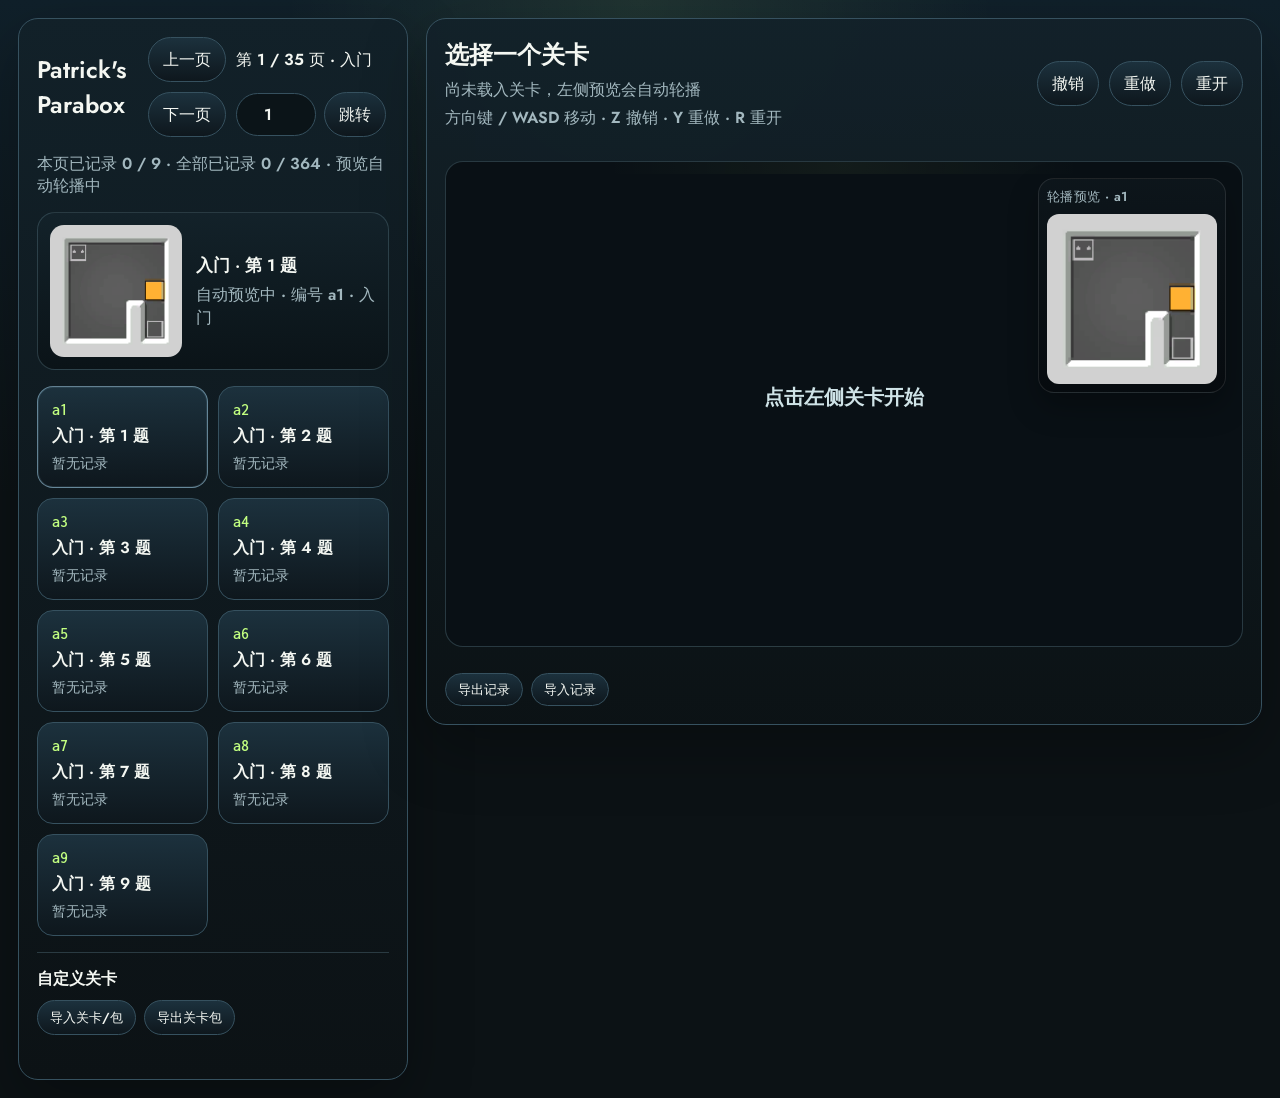
<file: index.html>
<!doctype html>
<html lang="en">
  <head>
    <meta charset="UTF-8" />
    <meta name="viewport" content="width=device-width, initial-scale=1.0" />
    <link rel="icon" href="1.ico" />
    <title>Patrick's Parabox Demake</title>
    <link rel="stylesheet" href="/src/app/styles.css" />
  </head>
  <body>
    <div id="app"></div>
    <script type="module" src="/src/app/main.js"></script>
  </body>
  </html>
</file>
<file: src/app/styles.css>
@font-face {
  font-family: "Jost Demake";
  src: url("/game-data/fonts/Jost-SemiBold.ttf") format("truetype");
}

@font-face {
  font-family: "Inconsolata Demake";
  src: url("/game-data/fonts/Inconsolata-SemiBold.ttf") format("truetype");
}

:root {
  color-scheme: dark;
  --bg: #0c1215;
  --panel: #122129;
  --panel-2: #1c313d;
  --line: #36515f;
  --ink: #f4f7f2;
  --muted: #a3b8bf;
  --accent: #c2ff80;
}

* {
  box-sizing: border-box;
}

html,
body,
#app {
  margin: 0;
  min-height: 100%;
}

body {
  background:
    radial-gradient(circle at top, rgba(194, 255, 128, 0.09), transparent 28%),
    linear-gradient(180deg, #10202a 0%, var(--bg) 45%);
  color: var(--ink);
  font-family: "Jost Demake", "Segoe UI", sans-serif;
}

code {
  font-family: "Inconsolata Demake", "Courier New", monospace;
}

button,
select,
input {
  font: inherit;
}

button {
  border: 1px solid var(--line);
  border-radius: 999px;
  background: linear-gradient(180deg, rgba(28, 49, 61, 1), rgba(14, 23, 29, 1));
  color: var(--ink);
  cursor: pointer;
  padding: 10px 14px;
}

button:hover {
  border-color: var(--accent);
}

.app-shell {
  display: grid;
  grid-template-columns: minmax(300px, 390px) minmax(0, 980px);
  justify-content: center;
  align-items: start;
  gap: 18px;
  min-height: 100vh;
  padding: 18px;
}

.panel {
  min-width: 0;
  padding: 18px;
  border: 1px solid var(--line);
  border-radius: 20px;
  background: linear-gradient(180deg, rgba(18, 33, 41, 0.96), rgba(12, 18, 21, 0.96));
  box-shadow: 0 24px 64px rgba(0, 0, 0, 0.28);
}

.panel-header {
  display: flex;
  align-items: center;
  justify-content: space-between;
  gap: 16px;
  margin-bottom: 16px;
}

.panel-header h1,
.panel-header h2 {
  margin: 0;
}

.panel-header-game p {
  margin: 6px 0 0;
  color: var(--muted);
}

.selector-summary,
.command-hint {
  margin: 0 0 14px;
  color: var(--muted);
  line-height: 1.4;
}

.page-controls,
.game-controls,
.replay-controls {
  display: flex;
  gap: 10px;
  align-items: center;
  flex-wrap: wrap;
}

.page-jump-group {
  display: inline-flex;
  align-items: center;
  gap: 8px;
}

#page-jump {
  width: 80px;
  padding: 9px 12px;
  border: 1px solid var(--line);
  border-radius: 999px;
  background: rgba(10, 18, 22, 0.85);
  color: var(--ink);
  text-align: center;
}

.selector-panel {
  display: flex;
  flex-direction: column;
}

.preview-card {
  position: relative;
  display: grid;
  grid-template-columns: 132px minmax(0, 1fr);
  gap: 14px;
  align-items: center;
  padding: 12px;
  margin-bottom: 16px;
  border-radius: 18px;
  background: linear-gradient(180deg, rgba(20, 35, 43, 0.85), rgba(10, 18, 22, 0.85));
  border: 1px solid rgba(79, 106, 117, 0.45);
  transition:
    border-color 160ms ease,
    box-shadow 160ms ease;
}

.preview-card.locked {
  border-color: rgba(194, 255, 128, 0.72);
  box-shadow: inset 0 0 0 1px rgba(194, 255, 128, 0.18), 0 14px 32px rgba(0, 0, 0, 0.24);
}

.preview-card img {
  width: 132px;
  aspect-ratio: 1 / 1;
  object-fit: cover;
  border-radius: 14px;
  background: rgba(255, 255, 255, 0.05);
}

.preview-card.no-image {
  grid-template-columns: minmax(0, 1fr);
}

.preview-card.no-image img {
  display: none;
}

.preview-copy {
  display: flex;
  flex-direction: column;
  gap: 6px;
}

.preview-copy strong {
  font-size: 1.05rem;
}

.preview-copy span {
  color: var(--muted);
}

.level-grid {
  display: grid;
  grid-template-columns: repeat(auto-fill, minmax(130px, 1fr));
  gap: 10px;
}

.level-button {
  display: flex;
  flex-direction: column;
  align-items: flex-start;
  gap: 6px;
  min-height: 98px;
  padding: 14px;
  border-radius: 16px;
  text-align: left;
}

.level-button.active {
  border-color: var(--accent);
  box-shadow: inset 0 0 0 1px rgba(194, 255, 128, 0.2);
}

.level-button.previewed:not(.active) {
  border-color: rgba(131, 170, 190, 0.72);
  box-shadow: inset 0 0 0 1px rgba(131, 170, 190, 0.14);
}

.level-ref {
  color: var(--accent);
  font-family: "Inconsolata Demake", monospace;
}

.level-meta {
  color: var(--muted);
  font-size: 0.9rem;
}

.custom-level-card {
  position: relative;
  cursor: pointer;
}

.custom-level-card strong {
  max-width: 100%;
  overflow: hidden;
  text-overflow: ellipsis;
}

.custom-card-actions {
  display: flex;
  gap: 6px;
  flex-wrap: wrap;
  margin-top: auto;
}

.custom-card-actions button {
  padding: 5px 10px;
  border-radius: 10px;
  font-size: 0.78rem;
}

.record-delete {
  border-color: rgba(255, 197, 106, 0.42);
}

.custom-delete-level {
  border-color: rgba(255, 132, 132, 0.42);
}

.custom-level-tools {
  display: grid;
  gap: 10px;
  margin-top: 16px;
  padding-top: 14px;
  border-top: 1px solid rgba(79, 106, 117, 0.45);
}

.custom-level-actions {
  display: flex;
  gap: 8px;
  flex-wrap: wrap;
}

.custom-level-actions button {
  font-size: 0.82rem;
  padding: 7px 12px;
}

.custom-status {
  min-height: 1.2em;
  color: var(--muted);
  font-size: 0.82rem;
}

.game-panel {
  width: min(100%, 980px);
  justify-self: center;
  display: grid;
  grid-template-rows: auto auto auto;
  gap: 16px;
}

.canvas-wrap {
  position: relative;
  height: clamp(360px, 54vh, 720px);
  max-height: 72vh;
  padding: 12px;
  display: flex;
  align-items: center;
  justify-content: center;
  border-radius: 18px;
  overflow: hidden;
  border: 1px solid rgba(79, 106, 117, 0.45);
  background: radial-gradient(circle at top, rgba(194, 255, 128, 0.05), transparent 38%), #091015;
}

.official-preview {
  position: absolute;
  top: 16px;
  right: 16px;
  width: min(24%, 188px);
  min-width: 120px;
  padding: 8px;
  border-radius: 16px;
  border: 1px solid rgba(255, 255, 255, 0.1);
  background: linear-gradient(180deg, rgba(14, 22, 28, 0.92), rgba(7, 11, 14, 0.9));
  box-shadow: 0 14px 30px rgba(0, 0, 0, 0.28);
  pointer-events: none;
  z-index: 2;
}

.official-preview-label {
  display: block;
  margin-bottom: 8px;
  color: var(--muted);
  font-size: 0.82rem;
  letter-spacing: 0.03em;
}

.official-preview img {
  display: block;
  width: 100%;
  aspect-ratio: 1 / 1;
  border-radius: 12px;
  object-fit: cover;
  background: rgba(255, 255, 255, 0.04);
}

#game-canvas {
  display: block;
  width: 100%;
  height: 100%;
  min-height: 0;
}

.render-debug-panel {
  position: fixed;
  right: 14px;
  bottom: 14px;
  z-index: 10;
  display: grid;
  gap: 8px;
  width: min(300px, calc(100vw - 28px));
  padding: 12px;
  border: 1px solid rgba(194, 255, 128, 0.42);
  border-radius: 8px;
  background: rgba(6, 12, 15, 0.94);
  color: var(--ink);
  box-shadow: 0 12px 32px rgba(0, 0, 0, 0.36);
}

.render-debug-panel[hidden] {
  display: none;
}

.render-debug-panel strong {
  font-size: 0.86rem;
}

.render-debug-panel label {
  display: grid;
  grid-template-columns: 1fr minmax(124px, 1.1fr);
  align-items: center;
  gap: 8px;
  color: var(--muted);
  font-size: 0.78rem;
}

.render-debug-panel select {
  width: 100%;
  padding: 5px 8px;
  border: 1px solid rgba(79, 106, 117, 0.8);
  border-radius: 6px;
  background: #101b21;
  color: var(--ink);
}

.replay-panel {
  padding: 14px;
  border-radius: 16px;
  border: 1px solid rgba(79, 106, 117, 0.45);
  background: rgba(8, 14, 18, 0.72);
}

.replay-header {
  display: flex;
  justify-content: space-between;
  gap: 12px;
  margin-bottom: 10px;
}

.replay-panel input[type="range"] {
  width: 100%;
  margin-top: 12px;
}

.save-load-panel {
  display: flex;
  gap: 8px;
  margin-top: 10px;
  flex-wrap: wrap;
}

.save-load-panel button {
  font-size: 0.82rem;
  padding: 6px 12px;
}

.save-status {
  color: var(--muted);
  font-size: 0.82rem;
  margin-top: 4px;
}

.muted {
  color: var(--muted);
}

@media (max-width: 980px) {
  .app-shell {
    grid-template-columns: 1fr;
    padding: 14px;
  }

  .official-preview {
    width: min(32%, 160px);
    top: 12px;
    right: 12px;
  }

  .canvas-wrap,
  #game-canvas {
    height: clamp(280px, 42vh, 460px);
  }
}
</file>
